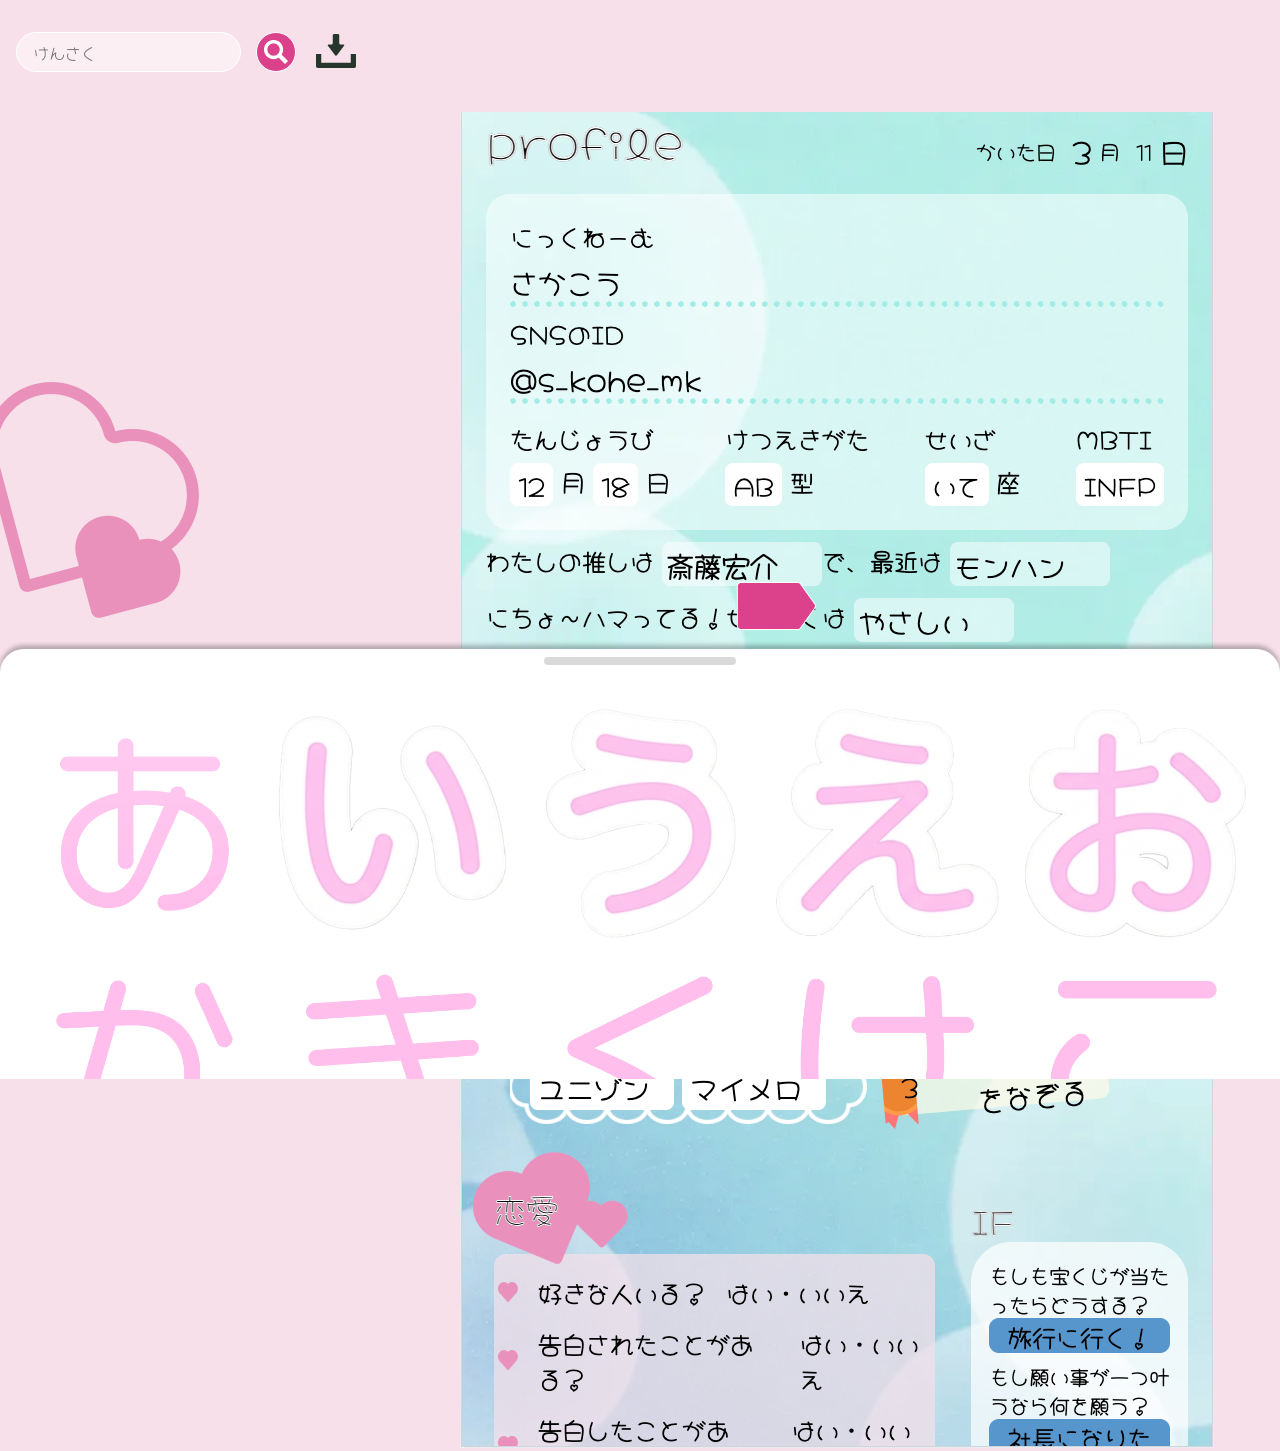
<file: index.html>
<!DOCTYPE html>
<html lang="jp">

<head>
    <meta charset="UTF-8">
    <meta name="viewport" content="width=device-width, initial-scale=1.0">
    <title>Document</title>
    <link rel="stylesheet" href="css/ress.css">
    <link rel="stylesheet" href="css/index.css">
    <link
        href="https://fonts.googleapis.com/css2?family=Hachi+Maru+Pop&family=Kaisei+Opti&family=Lato:ital,wght@0,100;0,300;0,400;0,700;0,900;1,100;1,300;1,400;1,700;1,900&family=Noto+Sans+JP:wght@300&family=Noto+Serif+JP:wght@200&family=Rampart+One&family=Rubik+80s+Fade&family=Sawarabi+Mincho&display=swap"
        rel="stylesheet">
    <script defer src="js/index.js"></script>
</head>

<body>
    <header class="header">
        <input type="text" placeholder="けんさく" id="input-search">
        <button id="search-icon"><img src="images/search.png" alt="虫眼鏡"></button>
        <button id=""><img src="images/import.png" alt="保存マーク"></button>
    </header>
    <div id="bg-heart"></div>
    <main class="main">
        <div class="userInfo">
            <img src="images/2026-03-11.png" alt="" class="img">
            <!-- <a href="profile.html"> -->
            <!-- <iframe src="profile.html" frameborder="0" class="iframe"></iframe> -->
            <!-- </a> -->
        </div>
    </main>
    <div class="bottom">
        <button id="edit">
            <a href="input-page.html" class="">編集</a>
        </button>
        <ul class="list">
            <li class="li"><button><img src="images/footerui.png" alt="前のメニュー"></button></li>
            <li class="li"><button class="footerbg"><img src="images/footerback.png" alt="前の画像"></button></li>
            <li class="li">
                <label for="star" class="star-check">
                    <input type="checkbox" id="star">
                    <img src="images/star.svg" alt="星">
                </label>
            </li>
            <li class="li"><button class="footerbg"><img src="images/footernext.png" alt="次の画像"></button></li>
            <li class="li"><button><img src="images/footerui.png" alt="次のメニュー" id="footerNext"></button></li>
        </ul>
    </div>
    <div class="footerWrap">
        <div class="footer-trigger">
            <span class="footer-border"></span>
        </div>
        <footer class="footer">
            <div class="footer-inner">
                <img src="images/jp_font_-01.png" alt="" class="stamp">
                <img src="images/jp_font_-02.png" alt="" class="stamp">
                <img src="images/jp_font_-03.png" alt="" class="stamp">
                <img src="images/jp_font_-04.png" alt="" class="stamp">
                <img src="images/jp_font_-05.png" alt="" class="stamp">
                <img src="images/jp_font_-06.png" alt="" class="stamp">
                <img src="images/jp_font_-07.png" alt="" class="stamp">
                <img src="images/jp_font_-08.png" alt="" class="stamp">
                <img src="images/jp_font_-09.png" alt="" class="stamp">
                <img src="images/jp_font_-10.png" alt="" class="stamp">
                <img src="images/jp_font_-11.png" alt="" class="stamp">
                <img src="images/jp_font_-12.png" alt="" class="stamp">
                <img src="images/jp_font_-13.png" alt="" class="stamp">
                <img src="images/jp_font_-14.png" alt="" class="stamp">
                <img src="images/jp_font_-15.png" alt="" class="stamp">
                <img src="images/jp_font_-16.png" alt="" class="stamp">
                <img src="images/jp_font_-17.png" alt="" class="stamp">
                <img src="images/jp_font_-18.png" alt="" class="stamp">
                <img src="images/jp_font_-19.png" alt="" class="stamp">
                <img src="images/jp_font_-20.png" alt="" class="stamp">
                <img src="images/jp_font_-21.png" alt="" class="stamp">
                <img src="images/jp_font_-22.png" alt="" class="stamp">
                <img src="images/jp_font_-23.png" alt="" class="stamp">
                <img src="images/jp_font_-24.png" alt="" class="stamp">
                <img src="images/jp_font_-25.png" alt="" class="stamp">
                <img src="images/jp_font_-26.png" alt="" class="stamp">
                <img src="images/jp_font_-27.png" alt="" class="stamp">
                <img src="images/jp_font_-28.png" alt="" class="stamp">
                <img src="images/jp_font_-29.png" alt="" class="stamp">
                <img src="images/jp_font_-30.png" alt="" class="stamp">
                <img src="images/jp_font_-31.png" alt="" class="stamp">
                <img src="images/jp_font_-32.png" alt="" class="stamp">
                <img src="images/jp_font_-33.png" alt="" class="stamp">
                <img src="images/jp_font_-34.png" alt="" class="stamp">
                <img src="images/jp_font_-35.png" alt="" class="stamp">
                <img src="images/jp_font_-36.png" alt="" class="stamp">
                <img src="images/jp_font_-37.png" alt="" class="stamp">
                <img src="images/jp_font_-38.png" alt="" class="stamp">
                <img src="images/jp_font_-39.png" alt="" class="stamp">
                <img src="images/jp_font_-40.png" alt="" class="stamp">
                <img src="images/jp_font_-41.png" alt="" class="stamp">
                <img src="images/jp_font_-42.png" alt="" class="stamp">
                <img src="images/jp_font_-43.png" alt="" class="stamp">
                <img src="images/jp_font_-44.png" alt="" class="stamp">
                <img src="images/jp_font_-45.png" alt="" class="stamp">
                <img src="images/jp_font_-46.png" alt="" class="stamp">
                <img src="images/jp_font_-47.png" alt="" class="stamp">
                <img src="images/jp_font_-49.png" alt="" class="stamp">
                <img src="images/jp_font_-50.png" alt="" class="stamp">
                <img src="images/jp_font_-51.png" alt="" class="stamp">
                <img src="images/jp_font_-52.png" alt="" class="stamp">
                <img src="images/seal-01.png" alt="" class="stamp">
                <img src="images/seal-02.png" alt="" class="stamp">
                <img src="images/seal-03.png" alt="" class="stamp">
                <img src="images/seal-04.png" alt="" class="stamp">
                <img src="images/seal-05.png" alt="" class="stamp">
                <img src="images/seal-06.png" alt="" class="stamp">
                <img src="images/seal-07.png" alt="" class="stamp">
                <img src="images/seal-08.png" alt="" class="stamp">
                <img src="images/seal-09.png" alt="" class="stamp">
                <img src="images/seal-10.png" alt="" class="stamp">
                <img src="images/seal-11.png" alt="" class="stamp">
                <img src="images/seal-12.png" alt="" class="stamp">
                <img src="images/seal-13.png" alt="" class="stamp">
                <img src="images/seal-14.png" alt="" class="stamp">
                <img src="images/seal-15.png" alt="" class="stamp">
                <img src="images/seal-16.png" alt="" class="stamp">
                <img src="images/seal-17.png" alt="" class="stamp">
                <img src="images/seal-18.png" alt="" class="stamp">
                <img src="images/seal-19.png" alt="" class="stamp">
                <img src="images/seal-20.png" alt="" class="stamp">
                <img src="images/seal-21.png" alt="" class="stamp">
                <img src="images/seal-22.png" alt="" class="stamp">
                <img src="images/seal-23.png" alt="" class="stamp">
                <img src="images/seal-24.png" alt="" class="stamp">
                <img src="images/seal-25.png" alt="" class="stamp">
                <img src="images/seal-26.png" alt="" class="stamp">
                <img src="images/seal-27.png" alt="" class="stamp">
                <img src="images/seal-28.png" alt="" class="stamp">
                <img src="images/seal-29.png" alt="" class="stamp">
                <img src="images/seal-30.png" alt="" class="stamp">
                <img src="images/seal-31.png" alt="" class="stamp">
                <img src="images/seal-32.png" alt="" class="stamp">
            </div>
        </footer>
    </div>
</body>

</html>
</file>
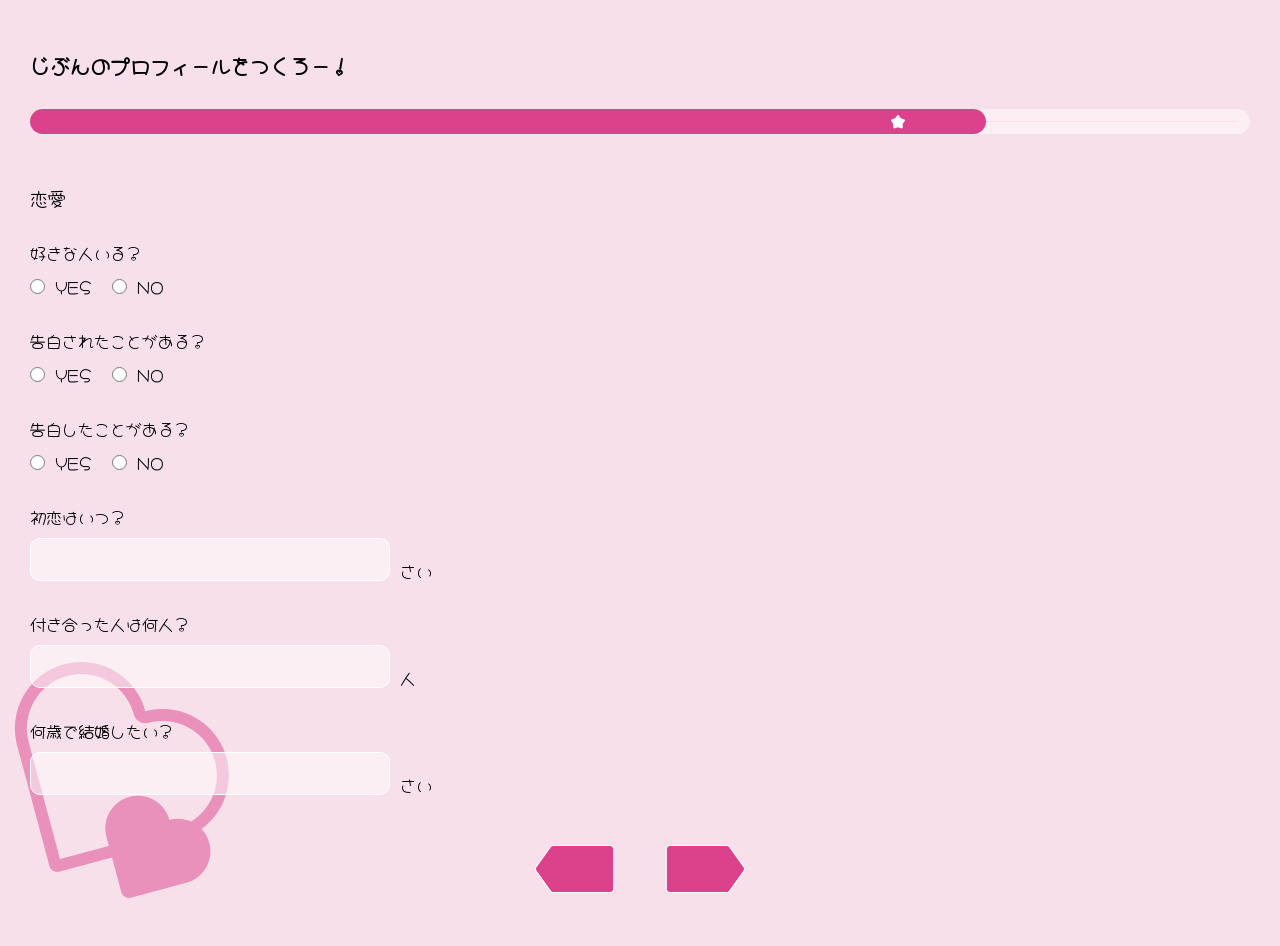
<file: inpu-page4.html>
<!DOCTYPE html>
<html lang="jp">

<head>
    <meta charset="UTF-8">
    <meta name="viewport" content="width=device-width, initial-scale=1.0">
    <title>Document</title>
    <link rel="stylesheet" href="css/ress.css">
    <link rel="stylesheet" href="css/color.css">
    <link rel="stylesheet" href="css/input-page4.css">
    <link
        href="https://fonts.googleapis.com/css2?family=Hachi+Maru+Pop&family=Kaisei+Opti&family=Lato:ital,wght@0,100;0,300;0,400;0,700;0,900;1,100;1,300;1,400;1,700;1,900&family=Noto+Sans+JP:wght@300&family=Noto+Serif+JP:wght@200&family=Rampart+One&family=Rubik+80s+Fade&family=Sawarabi+Mincho&display=swap"
        rel="stylesheet">
</head>

<body>
    <header class="header">
        <h1>じぶんのプロフィールをつくろー！</h1>
        <span id="progressWrap">
            <span id="progress">
                <span id="star"><img src="images/star.png" alt="星"></span>
            </span>
        </span>
    </header>
    <main class="main">
        <p class="title">恋愛</p>
        <p class="title">好きな人いる？</p>
        <div class="radioWrap">
            <input type="radio" id="yes1" name="choice1" class="input" value="yes">
            <label for="yes1">YES</label>
            <input type="radio" id="no1" name="choice1" class="input" value="no">
            <label for="no1">NO</label>
        </div>
        <p class="title">告白されたことがある？</p>
        <div class="radioWrap">
            <input type="radio" id="yes2" name="choice2" class="input" value="yes">
            <label for="yes2">YES</label>
            <input type="radio" id="no2" name="choice2" class="input" value="no">
            <label for="no2">NO</label>
        </div>
        <p class="title">告白したことがある？</p>
        <div class="radioWrap">
            <input type="radio" id="yes3" name="choice3" class="input" value="yes">
            <label for="yes3">YES</label>
            <input type="radio" id="no3" name="choice3" class="input" value="no">
            <label for="no3">NO</label>
        </div>
        <p class="title">初恋はいつ？</p>
        <div class="content">
            <input class="text-input" type="number">
            <p class="title">さい</p>
        </div>
        <p class="title">付き合った人は何人？</p>
        <div class="content">
            <input class="text-input" type="number">
            <p class="title">人</p>
        </div>
        <p class="title">何歳で結婚したい？</p>
        <div class="content">
            <input class="text-input" type="number">
            <p class="title">さい</p>
        </div>
    </main>
    <footer class="footer">
        <button><img src="images/footerui.png" alt="戻るボタン" id="backBtn"></button>
        <button><img src="images/footerui.png" alt="次へボタン" id="nextBtn"></button>
    </footer>
</body>
</file>
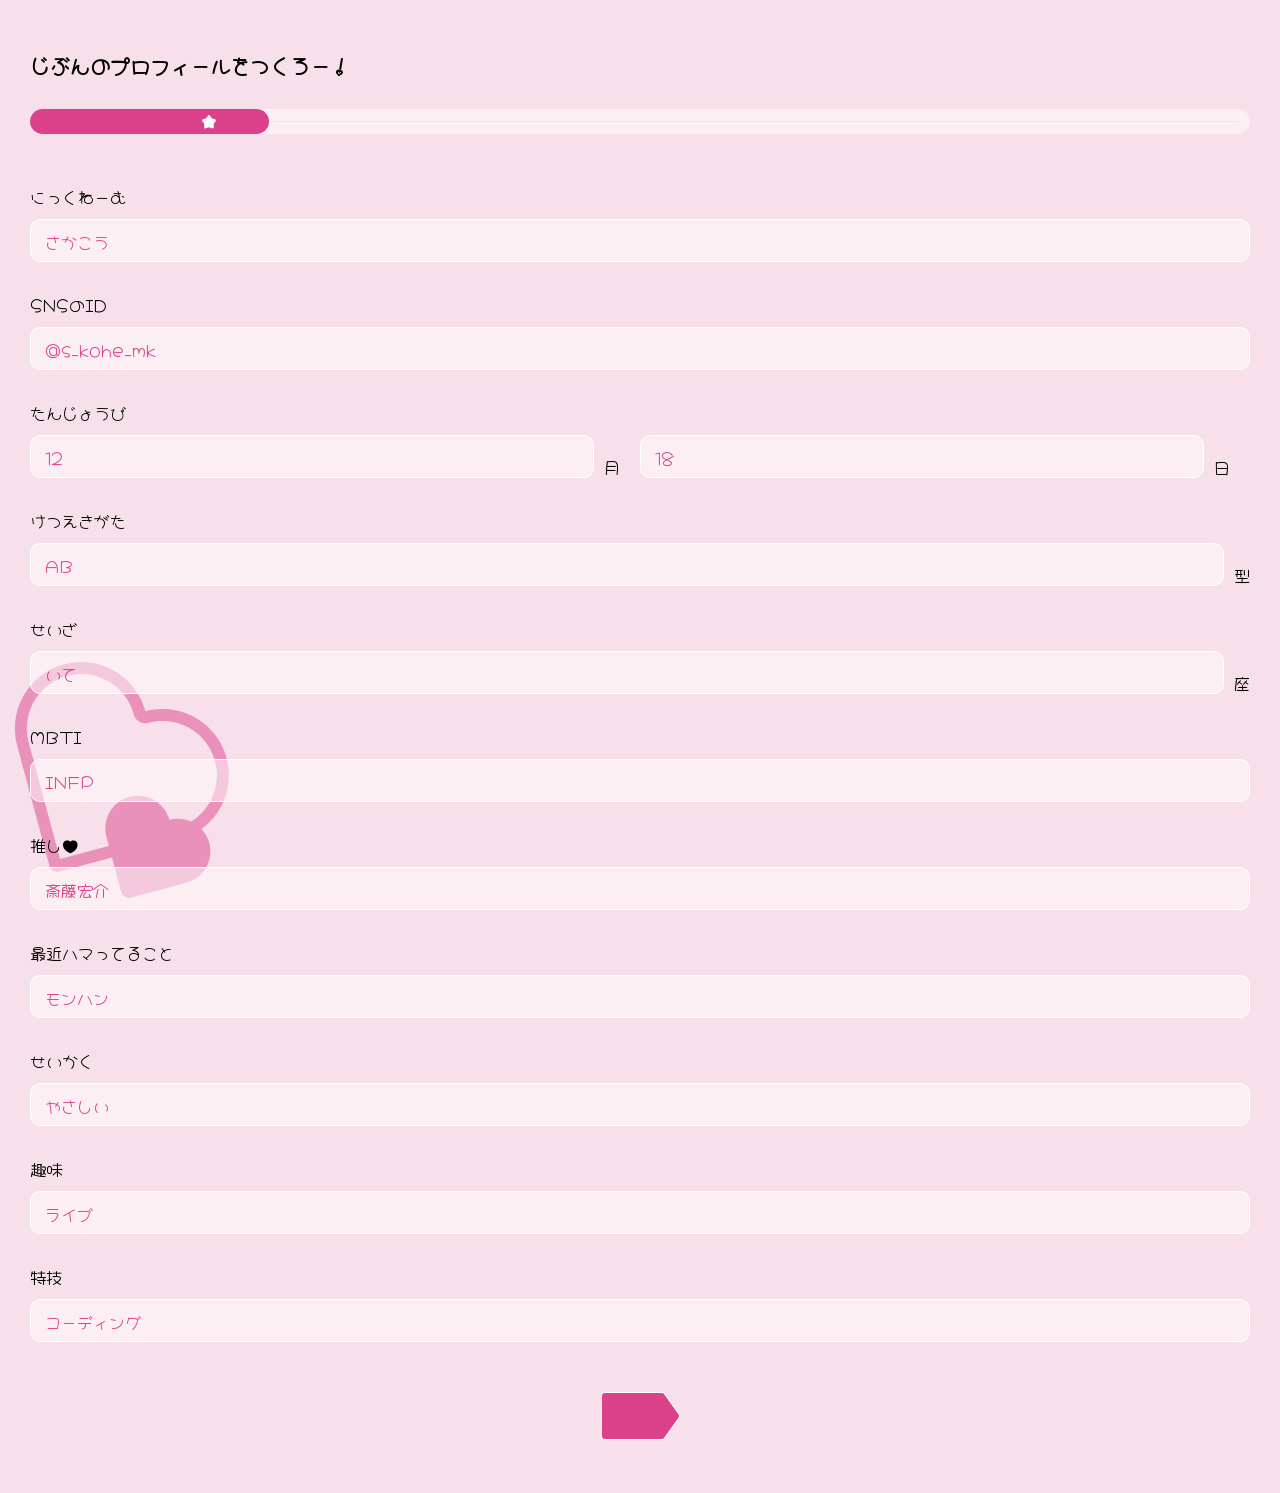
<file: input-page.html>
<!DOCTYPE html>
<html lang="jp">

<head>
    <meta charset="UTF-8">
    <meta name="viewport" content="width=device-width, initial-scale=1.0">
    <title>Document</title>
    <link rel="stylesheet" href="css/ress.css">
    <link rel="stylesheet" href="css/color.css">
    <link rel="stylesheet" href="css/input-page.css">
    <link
        href="https://fonts.googleapis.com/css2?family=Hachi+Maru+Pop&family=Kaisei+Opti&family=Lato:ital,wght@0,100;0,300;0,400;0,700;0,900;1,100;1,300;1,400;1,700;1,900&family=Noto+Sans+JP:wght@300&family=Noto+Serif+JP:wght@200&family=Rampart+One&family=Rubik+80s+Fade&family=Sawarabi+Mincho&display=swap"
        rel="stylesheet">
    <script defer src="js/input-page.js"></script>
</head>

<body>
    <header class="header">
        <h1>じぶんのプロフィールをつくろー！</h1>
        <span id="progressWrap">
            <span id="progress">
                <span id="star"><img src="images/star.png" alt="星"></span>
            </span>
        </span>
    </header>
    <main class="main">
        <p class="title">にっくねーむ</p>
        <input name="name" class="input" type="text" value="さかこう">
        <p class="title">SNSのID</p>
        <input name="sns" class="input" type="text" value="@s_kohe_mk">
        <p class="title">たんじょうび</p>
        <div class="birthday">
            <input name="month" class="input" type="number" value="12">
            <p class="title">月</p>
            <input name="day" class="input" type="number" value="18">
            <p class="title">日</p>
        </div>
        <p class="title">けつえきがた</p>
        <div class="blood">
            <input name="blood" class="input" type="text" value="AB">
            <p class="title">型</p>
        </div>
        <p class="title">せいざ</p>
        <div class="constellation">
            <input name="constellation" class="input" type="text" value="いて">
            <p class="title">座</p>
        </div>
        <p class="title">MBTI</p>
        <input name="mbti" class="input" type="text" value="INFP">
        <p class="title">推し♥</p>
        <input name="favorite" class="input" type="text" value="斎藤宏介">
        <p class="title">最近ハマってること</p>
        <input name="like" class="input" type="text" value="モンハン">
        <p class="title">せいかく</p>
        <input name="character" class="input" type="text" value="やさしい">
        <p class="title">趣味</p>
        <input name="hobby" class="input" type="text" value="ライブ">
        <p class="title">特技</p>
        <input name="skill" class="input" type="text" value="コーディング">
    </main>
    <footer class="footer">
        <a href="input-page2.html"><img src="images/footerui.png" alt="つぎへボタン" id="nextBtn"></a>
    </footer>
</body>

</html>
</file>
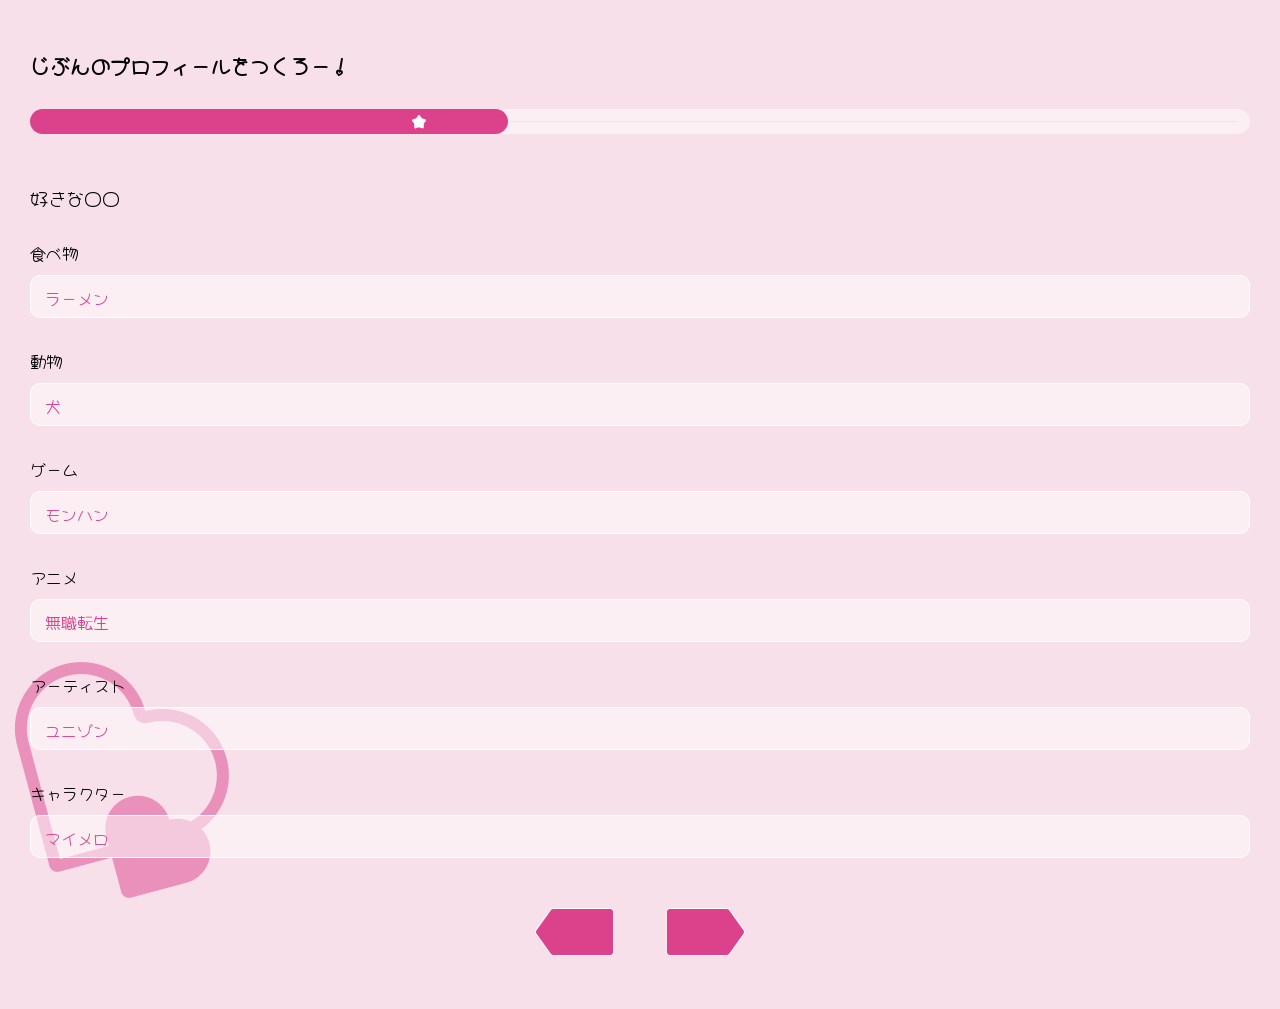
<file: input-page2.html>
<!DOCTYPE html>
<html lang="jp">

<head>
    <meta charset="UTF-8">
    <meta name="viewport" content="width=device-width, initial-scale=1.0">
    <title>Document</title>
    <link rel="stylesheet" href="css/ress.css">
    <link rel="stylesheet" href="css/color.css">
    <link rel="stylesheet" href="css/input-page2.css">
    <link
        href="https://fonts.googleapis.com/css2?family=Hachi+Maru+Pop&family=Kaisei+Opti&family=Lato:ital,wght@0,100;0,300;0,400;0,700;0,900;1,100;1,300;1,400;1,700;1,900&family=Noto+Sans+JP:wght@300&family=Noto+Serif+JP:wght@200&family=Rampart+One&family=Rubik+80s+Fade&family=Sawarabi+Mincho&display=swap"
        rel="stylesheet">
</head>

<body>
    <header class="header">
        <h1>じぶんのプロフィールをつくろー！</h1>
        <span id="progressWrap">
            <span id="progress">
                <span id="star"><img src="images/star.png" alt="星"></span>
            </span>
        </span>
    </header>
    <main class="main">
        <p class="title">好きな◯◯</p>
        <p class="title">食べ物</p>
        <input type="text" class="input" value="ラーメン">
        <p class="title">動物</p>
        <input type="text" class="input" value="犬">
        <p class="title">ゲーム</p>
        <input type="text" class="input" value="モンハン">
        <p class="title">アニメ</p>
        <input type="text" class="input" value="無職転生">
        <p class="title">アーティスト</p>
        <input type="text" class="input" value="ユニゾン">
        <p class="title">キャラクター</p>
        <input type="text" class="input" value="マイメロ">
    </main>
    <footer class="footer">
        <a href="input-page.html"><img src="images/footerui.png" alt="戻るボタン" id="backBtn"></a>
        <a href="input-page3.html"><img src="images/footerui.png" alt="次へボタン" id="nextBtn"></a>
    </footer>
</body>
</file>
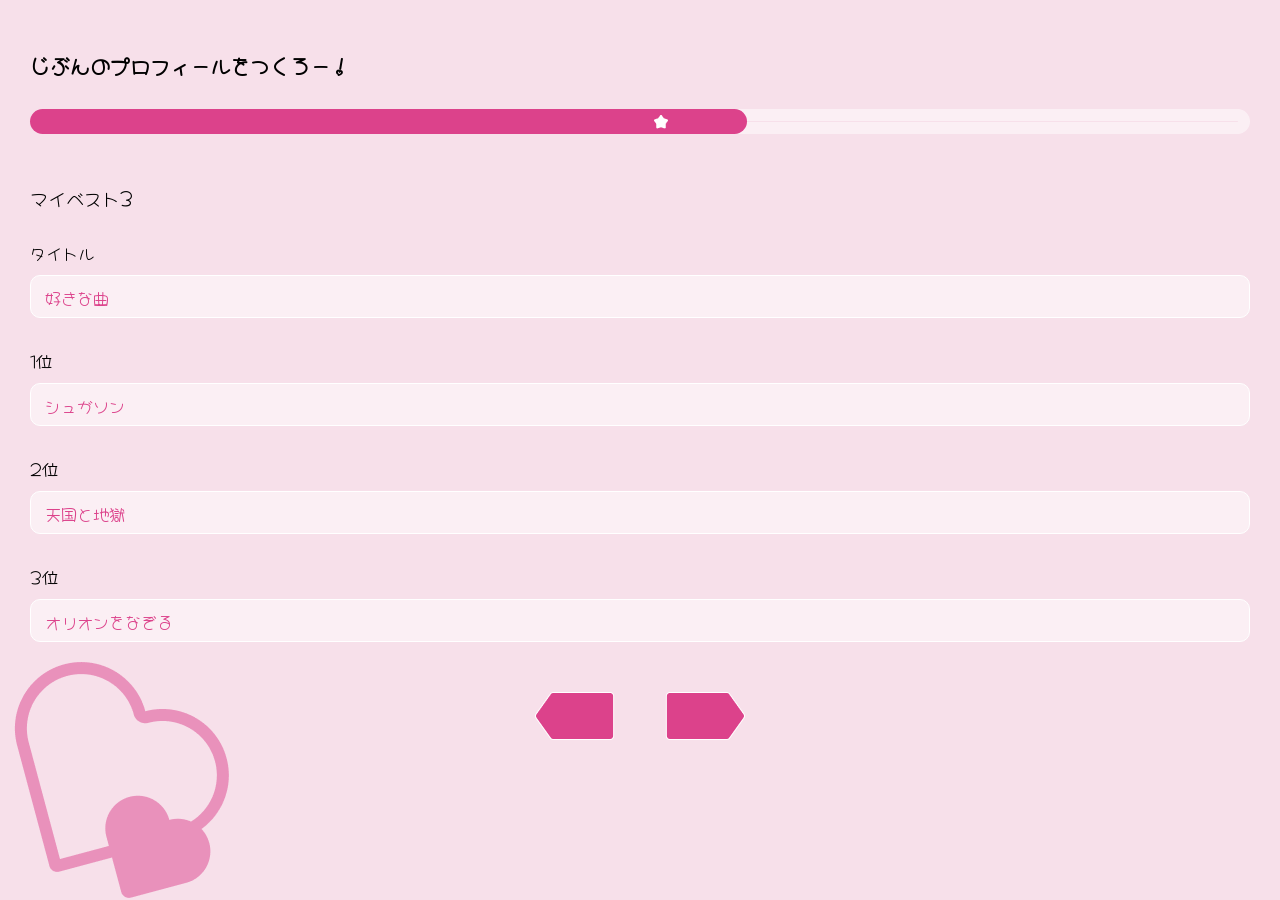
<file: input-page3.html>
<!DOCTYPE html>
<html lang="jp">

<head>
    <meta charset="UTF-8">
    <meta name="viewport" content="width=device-width, initial-scale=1.0">
    <title>Document</title>
    <link rel="stylesheet" href="css/ress.css">
    <link rel="stylesheet" href="css/color.css">
    <link rel="stylesheet" href="css/input-page3.css">
    <link
        href="https://fonts.googleapis.com/css2?family=Hachi+Maru+Pop&family=Kaisei+Opti&family=Lato:ital,wght@0,100;0,300;0,400;0,700;0,900;1,100;1,300;1,400;1,700;1,900&family=Noto+Sans+JP:wght@300&family=Noto+Serif+JP:wght@200&family=Rampart+One&family=Rubik+80s+Fade&family=Sawarabi+Mincho&display=swap"
        rel="stylesheet">
</head>

<body>
    <header class="header">
        <h1>じぶんのプロフィールをつくろー！</h1>
        <span id="progressWrap">
            <span id="progress">
                <span id="star"><img src="images/star.png" alt="星"></span>
            </span>
        </span>
    </header>
    <main class="main">
        <p class="title">マイベスト3</p>
        <p class="title">タイトル</p>
        <input type="text" class="input" value="好きな曲">
        <p class="title">1位</p>
        <input type="text" class="input" value="シュガソン">
        <p class="title">2位</p>
        <input type="text" class="input" value="天国と地獄">
        <p class="title">3位</p>
        <input type="text" class="input" value="オリオンをなぞる">
    </main>
    <footer class="footer">
        <a href="input-page2.html"><img src="images/footerui.png" alt="戻るボタン" id="backBtn"></a>
        <a href="input-page4.html"><img src="images/footerui.png" alt="次へボタン" id="nextBtn"></a>
    </footer>
</body>
</file>
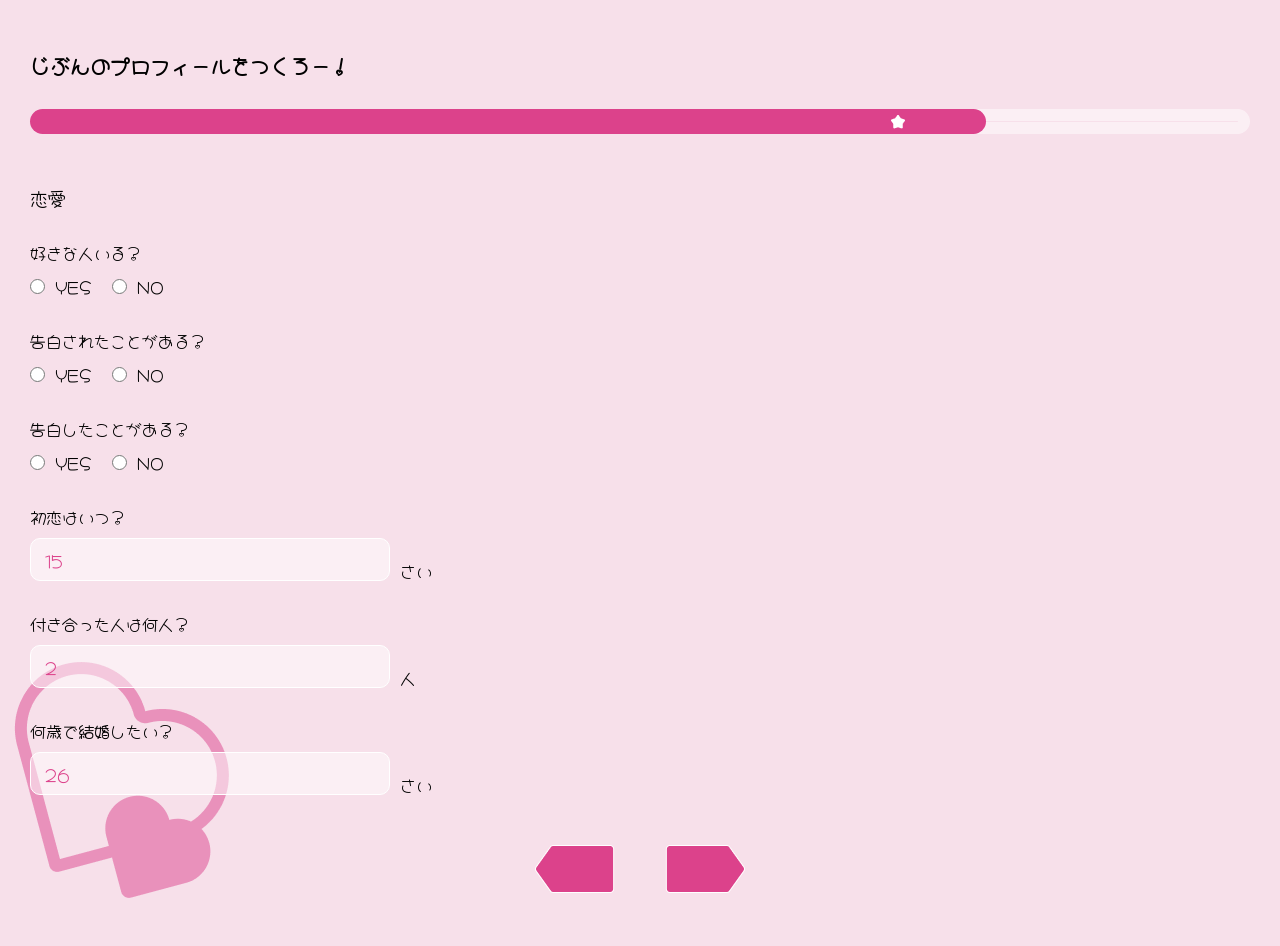
<file: input-page4.html>
<!DOCTYPE html>
<html lang="jp">

<head>
    <meta charset="UTF-8">
    <meta name="viewport" content="width=device-width, initial-scale=1.0">
    <title>Document</title>
    <link rel="stylesheet" href="css/ress.css">
    <link rel="stylesheet" href="css/color.css">
    <link rel="stylesheet" href="css/input-page4.css">
    <link
        href="https://fonts.googleapis.com/css2?family=Hachi+Maru+Pop&family=Kaisei+Opti&family=Lato:ital,wght@0,100;0,300;0,400;0,700;0,900;1,100;1,300;1,400;1,700;1,900&family=Noto+Sans+JP:wght@300&family=Noto+Serif+JP:wght@200&family=Rampart+One&family=Rubik+80s+Fade&family=Sawarabi+Mincho&display=swap"
        rel="stylesheet">
</head>

<body>
    <header class="header">
        <h1>じぶんのプロフィールをつくろー！</h1>
        <span id="progressWrap">
            <span id="progress">
                <span id="star"><img src="images/star.png" alt="星"></span>
            </span>
        </span>
    </header>
    <main class="main">
        <p class="title">恋愛</p>
        <p class="title">好きな人いる？</p>
        <div class="radioWrap">
            <input type="radio" id="yes1" name="choice1" class="input" value="yes">
            <label for="yes1">YES</label>
            <input type="radio" id="no1" name="choice1" class="input" value="no">
            <label for="no1">NO</label>
        </div>
        <p class="title">告白されたことがある？</p>
        <div class="radioWrap">
            <input type="radio" id="yes2" name="choice2" class="input" value="yes">
            <label for="yes2">YES</label>
            <input type="radio" id="no2" name="choice2" class="input" value="no">
            <label for="no2">NO</label>
        </div>
        <p class="title">告白したことがある？</p>
        <div class="radioWrap">
            <input type="radio" id="yes3" name="choice3" class="input" value="yes">
            <label for="yes3">YES</label>
            <input type="radio" id="no3" name="choice3" class="input" value="no">
            <label for="no3">NO</label>
        </div>
        <p class="title">初恋はいつ？</p>
        <div class="content">
            <input class="text-input" type="number" value="15">
            <p class="title">さい</p>
        </div>
        <p class="title">付き合った人は何人？</p>
        <div class="content">
            <input class="text-input" type="number" value="2">
            <p class="title">人</p>
        </div>
        <p class="title">何歳で結婚したい？</p>
        <div class="content">
            <input class="text-input" type="number" value="26">
            <p class="title">さい</p>
        </div>
    </main>
    <footer class="footer">
        <a href="input-page3.html"><img src="images/footerui.png" alt="戻るボタン" id="backBtn"></a>
        <a href="input-page5.html"><img src="images/footerui.png" alt="次へボタン" id="nextBtn"></a>
    </footer>
</body>
</file>
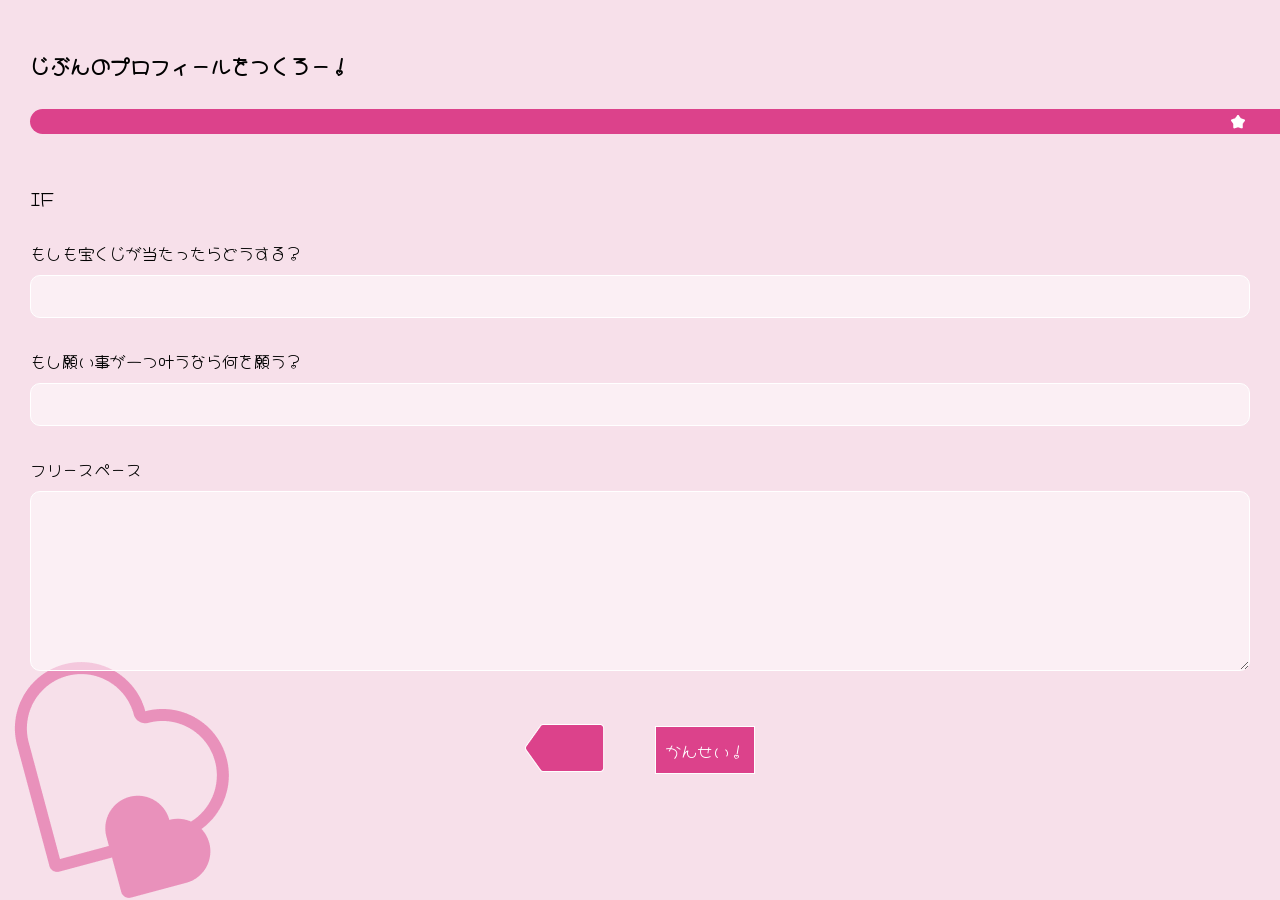
<file: input-page5.html>
<!DOCTYPE html>
<html lang="jp">

<head>
    <meta charset="UTF-8">
    <meta name="viewport" content="width=device-width, initial-scale=1.0">
    <title>Document</title>
    <link rel="stylesheet" href="css/ress.css">
    <link rel="stylesheet" href="css/color.css">
    <link rel="stylesheet" href="css/input-page5.css">
    <link
        href="https://fonts.googleapis.com/css2?family=Hachi+Maru+Pop&family=Kaisei+Opti&family=Lato:ital,wght@0,100;0,300;0,400;0,700;0,900;1,100;1,300;1,400;1,700;1,900&family=Noto+Sans+JP:wght@300&family=Noto+Serif+JP:wght@200&family=Rampart+One&family=Rubik+80s+Fade&family=Sawarabi+Mincho&display=swap"
        rel="stylesheet">
</head>

<body>
    <header class="header">
        <h1>じぶんのプロフィールをつくろー！</h1>
        <span id="progressWrap">
            <span id="progress">
                <span id="star"><img src="images/star.png" alt="星"></span>
            </span>
        </span>
    </header>
    <main class="main">
        <p class="title">IF</p>
        <p class="title">もしも宝くじが当たったらどうする？</p>
        <input type="text" class="input">
        <p class="title">もし願い事が一つ叶うなら何を願う？</p>
        <input type="text" class="input">
        <p class="title">フリースペース</p>
        <textarea class="input"></textarea>
    </main>
    <footer class="footer">
        <a href="input-page4.html"><img src="images/footerui.png" alt="戻るボタン" id="backBtn"></a>
        <a href="index.html" id="finishBtn">
            <p>かんせい！</p>
        </a>
    </footer>
</body>
</file>
<file: css/ress.css>
/* resset.dev • v5.0.2 */

/* # =================================================================
   # Global selectors
   # ================================================================= */

html {
  box-sizing: border-box;
  -webkit-text-size-adjust: 100%; /* Prevent adjustments of font size after orientation changes in iOS */
  word-break: normal;
  -moz-tab-size: 4;
  tab-size: 4;
}

*,
::before,
::after {
  background-repeat: no-repeat; /* Set `background-repeat: no-repeat` to all elements and pseudo elements */
  box-sizing: inherit;
}

::before,
::after {
  text-decoration: inherit; /* Inherit text-decoration and vertical align to ::before and ::after pseudo elements */
  vertical-align: inherit;
}

* {
  padding: 0; /* Reset `padding` and `margin` of all elements */
  margin: 0;
}

/* # =================================================================
   # General elements
   # ================================================================= */

hr {
  overflow: visible; /* Show the overflow in Edge and IE */
  height: 0; /* Add the correct box sizing in Firefox */
  color: inherit; /* Correct border color in Firefox. */
}

details,
main {
  display: block; /* Render the `main` element consistently in IE. */
}

summary {
  display: list-item; /* Add the correct display in all browsers */
}

small {
  font-size: 80%; /* Set font-size to 80% in `small` elements */
}

[hidden] {
  display: none; /* Add the correct display in IE */
}

abbr[title] {
  border-bottom: none; /* Remove the bottom border in Chrome 57 */
  /* Add the correct text decoration in Chrome, Edge, IE, Opera, and Safari */
  text-decoration: underline;
  text-decoration: underline dotted;
}

a {
  background-color: transparent; /* Remove the gray background on active links in IE 10 */
}

a:active,
a:hover {
  outline-width: 0; /* Remove the outline when hovering in all browsers */
}

code,
kbd,
pre,
samp {
  font-family: monospace, monospace; /* Specify the font family of code elements */
}

pre {
  font-size: 1em; /* Correct the odd `em` font sizing in all browsers */
}

b,
strong {
  font-weight: bolder; /* Add the correct font weight in Chrome, Edge, and Safari */
}

/* https://gist.github.com/unruthless/413930 */
sub,
sup {
  font-size: 75%;
  line-height: 0;
  position: relative;
  vertical-align: baseline;
}

sub {
  bottom: -0.25em;
}

sup {
  top: -0.5em;
}

table {
  border-color: inherit; /* Correct border color in all Chrome, Edge, and Safari. */
  text-indent: 0; /* Remove text indentation in Chrome, Edge, and Safari */
}

iframe {
  border-style: none;
}

/* # =================================================================
   # Forms
   # ================================================================= */

input {
  border-radius: 0;
}

[type='number']::-webkit-inner-spin-button,
[type='number']::-webkit-outer-spin-button {
  height: auto; /* Correct the cursor style of increment and decrement buttons in Chrome */
}

[type='search'] {
  -webkit-appearance: textfield; /* Correct the odd appearance in Chrome and Safari */
  outline-offset: -2px; /* Correct the outline style in Safari */
}

[type='search']::-webkit-search-decoration {
  -webkit-appearance: none; /* Remove the inner padding in Chrome and Safari on macOS */
}

textarea {
  overflow: auto; /* Internet Explorer 11+ */
  resize: vertical; /* Specify textarea resizability */
}

button,
input,
optgroup,
select,
textarea {
  font: inherit; /* Specify font inheritance of form elements */
}

optgroup {
  font-weight: bold; /* Restore the font weight unset by the previous rule */
}

button {
  overflow: visible; /* Address `overflow` set to `hidden` in IE 8/9/10/11 */
}

button,
select {
  text-transform: none; /* Firefox 40+, Internet Explorer 11- */
}

/* Apply cursor pointer to button elements */
button,
[type='button'],
[type='reset'],
[type='submit'],
[role='button'] {
  cursor: pointer;
}

/* Remove inner padding and border in Firefox 4+ */
button::-moz-focus-inner,
[type='button']::-moz-focus-inner,
[type='reset']::-moz-focus-inner,
[type='submit']::-moz-focus-inner {
  border-style: none;
  padding: 0;
}

/* Replace focus style removed in the border reset above */
button:-moz-focusring,
[type='button']::-moz-focus-inner,
[type='reset']::-moz-focus-inner,
[type='submit']::-moz-focus-inner {
  outline: 1px dotted ButtonText;
}

button,
html [type='button'], /* Prevent a WebKit bug where (2) destroys native `audio` and `video`controls in Android 4 */
[type='reset'],
[type='submit'] {
  -webkit-appearance: button; /* Correct the inability to style clickable types in iOS */
}

/* Remove the default button styling in all browsers */
button,
input,
select,
textarea {
  background-color: transparent;
  border-style: none;
}

a:focus,
button:focus,
input:focus,
select:focus,
textarea:focus {
  outline-width: 0;
}

/* Style select like a standard input */
select {
  -moz-appearance: none; /* Firefox 36+ */
  -webkit-appearance: none; /* Chrome 41+ */
}

select::-ms-expand {
  display: none; /* Internet Explorer 11+ */
}

select::-ms-value {
  color: currentColor; /* Internet Explorer 11+ */
}

legend {
  border: 0; /* Correct `color` not being inherited in IE 8/9/10/11 */
  color: inherit; /* Correct the color inheritance from `fieldset` elements in IE */
  display: table; /* Correct the text wrapping in Edge and IE */
  max-width: 100%; /* Correct the text wrapping in Edge and IE */
  white-space: normal; /* Correct the text wrapping in Edge and IE */
  max-width: 100%; /* Correct the text wrapping in Edge 18- and IE */
}

::-webkit-file-upload-button {
  /* Correct the inability to style clickable types in iOS and Safari */
  -webkit-appearance: button;
  color: inherit;
  font: inherit; /* Change font properties to `inherit` in Chrome and Safari */
}

/* Replace pointer cursor in disabled elements */
[disabled] {
  cursor: default;
}

/* # =================================================================
   # Specify media element style
   # ================================================================= */

img {
  border-style: none; /* Remove border when inside `a` element in IE 8/9/10 */
}

/* Add the correct vertical alignment in Chrome, Firefox, and Opera */
progress {
  vertical-align: baseline;
}

/* # =================================================================
   # Accessibility
   # ================================================================= */

/* Specify the progress cursor of updating elements */
[aria-busy='true'] {
  cursor: progress;
}

/* Specify the pointer cursor of trigger elements */
[aria-controls] {
  cursor: pointer;
}

/* Specify the unstyled cursor of disabled, not-editable, or otherwise inoperable elements */
[aria-disabled='true'] {
  cursor: default;
}
</file>
<file: css/index.css>
@import url(color.css);

html {
    font-size: 62.5%;
}

body {
    position: relative;
    z-index: 1;
    background-color: var(--bg-color);
    font-family: "Hachi Maru Pop", cursive;
    font-weight: 400;
    font-style: normal;
    background-image: url(../images/bg-heart.png);
    background-position-y: 350px;
    background-position-x: -30px;
    overflow: hidden;
}

#bg-heart {
    position: absolute;
    width: 100%;
    left: -20px;
}

.header {
    margin-top: 48px;
    display: flex;
    align-items: center;
    margin: 32px 32px 40px 16px;

    #input-search {
        width: 225px;
        height: 40px;
        background-color: rgba(255, 255, 255, 0.5);
        border: 1px solid #fff;
        border-radius: 20px;
        padding-left: 16px;
        font-size: 1.6rem;
        color: #000;
        margin-right: 15px
    }

    #search-icon {
        display: flex;
        justify-content: center;
        align-items: center;
        width: 40px;
        height: 40px;
        margin-right: 20px;
        background-color: var(--accent-color);
        border: 1px solid #fff;
        border-radius: 100%;
    }
}

.main {
    display: flex;
    justify-content: center;
    text-align: center;
    margin-bottom: 22px;

    .userInfo {
        width: 360px;
        height: 380px;
        background-color: rgba(255, 255, 255, 0.5);
        position: relative;

    }
}

.bottom {
    display: flex;
    flex-direction: column;
    align-items: center;
    gap: 8px;
    margin: 16px 0;

    #edit {
        width: 80px;
        height: 48px;
        font-size: 1.6rem;
        color: #fff;
        margin-bottom: 12px;
        border: 1px solid #fff;
        border-radius: 4px;
        background-color: var(--accent-color);
    }

    .list {
        display: flex;
        align-items: center;
        justify-content: center;
        gap: 12px;
        list-style-type: none;

        .footerbg {
            display: flex;
            justify-content: center;
            align-items: center;
            width: 48px;
            height: 48px;
            background-color: var(--accent-color);
            border-radius: 100%;
        }

        #star {
            display: none;
        }

        .star-check {
            display: flex;
            justify-content: center;
            align-items: center;
            width: 48px;
            height: 48px;
            background-color: var(--accent-color);
            border-radius: 100%;

        }

        .star-check #star:checked+img {
            filter: brightness(0) saturate(100%) invert(95%) sepia(88%) saturate(7490%) hue-rotate(338deg) brightness(114%) contrast(86%);
        }

        #footerNext {
            transform: scale(-1, 1);
        }
    }
}

.footer-trigger {
    position: relative;
    top: 0;
    height: 60px;
    width: 100%;
    background-color: #fff;
    border-radius: 24px 24px 0 0;
    box-shadow: 0 -4px 4px rgba(0, 0, 0, 0.25);

    .footer-border {
        position: absolute;
        top: 8px;
        left: 42.5%;
        width: 15%;
        height: 8px;
        background-color: #d9d9d9;
        border-radius: 4px;
    }
}

.footer {
    position: absolute;
    background-color: #fff;

    .footer-inner {
        display: flex;
        height: 370px;
        justify-content: space-between;
        flex-wrap: wrap;
        gap: 10px;
        margin: 0 30px;
        overflow: scroll;

        img {
            width: calc(20% - 15px);
            cursor: pointer;
        }
    }
}

.footerWrap {
    position: relative;
    height: 600px;
    z-index: 10;
    padding-top: 60px;
    transform: translateY(-60px);
    transition: 0.4s ease-in-out;
}

.footerWrap.translate {
    transform: translateY(-420px);
}
</file>
<file: css/color.css>
:root {
    --bg-color: #F7E0EA;
    --text-color: #27362D;
    --accent-color: #DC428B;
    --textBg-color: rgba(255, 255, 255, 0.5);
}
</file>
<file: css/input-page4.css>
html {
    font-size: 62.5%;
}

body {
    background-color: var(--bg-color);
    font-family: "Hachi Maru Pop", cursive;
    font-weight: 400;
    font-style: normal;
    /* background-image: url(../images/bg-heart.png); */
    background-position-y: 400px;
    background-position-x: -30px;
    background-image: url(../images/bg-heart.png);
    background-position: left bottom;
    background-attachment: fixed;
    margin: 0 30px;
}

.header {
    width: 100%;
    margin: 50px 0;

    h1 {
        font-size: 2rem;
        margin-bottom: 30px;
    }

    #progressWrap {
        position: relative;
        display: block;
        height: 25px;
        width: 100%;
        border: 12.5px solid rgba(255, 255, 255, 0.5);
        border-radius: 20px;

        #progress {
            position: absolute;
            left: -12.5px;
            top: -12.5px;
            width: 80%;
            height: 25px;
            display: block;
            background-color: var(--accent-color);
            border-radius: 20px;

            #star {
                position: absolute;
                top: 6px;
                left: 90%;
            }
        }
    }
}

.main {
    .title {
        font-size: 1.6rem;
        margin-bottom: 10px;

        &:nth-child(1) {
            font-size: 1.8rem;
            margin-bottom: 30px;
        }
    }

    .radioWrap {
        display: flex;
        align-items: center;
        margin: 10px 0 30px 0;
        font-size: 1.6rem;


        .input {
            width: 15px;
            height: 15px;
            color: var(--accent-color);
            border: 1px solid #fff;
            font-size: 1.6rem;
            background-color: rgba(255, 255, 255, 0.5);
            border-radius: 10px;
            padding: 1.4rem;
            margin-right: 10px;
        }

        label {
            margin-right: 20px;
        }
    }

    .content {
        display: flex;
        align-items: center;

        .text-input {
            height: 43px;
            border: 1px solid #fff;
            font-size: 1.6rem;
            background-color: rgba(255, 255, 255, 0.5);
            border-radius: 10px;
            padding: 1.4rem;
            margin-bottom: 30px;
            margin-right: 10px;
            color: var(--accent-color);
        }
    }
}

.footer {
    display: flex;
    justify-content: center;
    gap: 50px;
    margin-top: 20px;
    margin-bottom: 50px;

    #nextBtn {
        transform: scale(-1, 1);
    }
}
</file>
<file: css/input-page.css>
html {
    font-size: 62.5%;
}

body {
    background-color: var(--bg-color);
    font-family: "Hachi Maru Pop", cursive;
    font-weight: 400;
    font-style: normal;
    /* background-position-y: 425px; */
    /* background-position-x: -30px; */
    background-image: url(../images/bg-heart.png);
    background-position: left bottom;
    background-attachment: fixed;
    /* bottom: 0;
    left: 0; */
    margin: 0 30px;
}

.header {
    width: 100%;
    margin: 50px 0;

    h1 {
        font-size: 2rem;
        margin-bottom: 30px;
    }

    #progressWrap {
        position: relative;
        display: block;
        height: 25px;
        width: 100%;
        border: 12.5px solid rgba(255, 255, 255, 0.5);
        border-radius: 20px;

        #progress {
            position: absolute;
            left: -12.5px;
            top: -12.5px;
            width: 20%;
            height: 25px;
            display: block;
            background-color: var(--accent-color);
            border-radius: 20px;

            #star {
                position: absolute;
                top: 6px;
                left: 72%;
            }
        }
    }
}

.main {
    .title {
        font-size: 1.6rem;
        margin-bottom: 11px;
    }

    .input {
        width: 100%;
        height: 43px;
        border: 1px solid #fff;
        color: var(--accent-color);
        font-size: 1.6rem;
        background-color: rgba(255, 255, 255, 0.5);
        border-radius: 10px;
        padding: 1.4rem;
        margin-bottom: 30px;
        margin-right: 10px;
    }

    .birthday {
        display: flex;
        align-items: center;

        .title {
            margin-right: 20px;
        }
    }

    .blood {
        display: flex;
        align-items: center;
    }

    .constellation {
        align-items: center;
        display: flex;
    }

    .input {
        width: 100%;
    }
}

.footer {
    text-align: center;
    margin-top: 20px;
    margin-bottom: 50px;

    #nextBtn {
        transform: scale(-1, 1);
    }
}
</file>
<file: css/input-page2.css>
html {
    font-size: 62.5%;
}

body {
    background-color: var(--bg-color);
    font-family: "Hachi Maru Pop", cursive;
    font-weight: 400;
    font-style: normal;
    /* background-image: url(../images/bg-heart.png); */
    /* background-position-y: 400px;
    background-position-x: -30px; */
    background-image: url(../images/bg-heart.png);
    background-position: left bottom;
    background-attachment: fixed;
    margin: 0 30px;
}

.header {
    width: 100%;
    margin: 50px 0;

    h1 {
        font-size: 2rem;
        margin-bottom: 30px;
    }

    #progressWrap {
        position: relative;
        display: block;
        height: 25px;
        width: 100%;
        border: 12.5px solid rgba(255, 255, 255, 0.5);
        border-radius: 20px;

        #progress {
            position: absolute;
            left: -12.5px;
            top: -12.5px;
            width: 40%;
            height: 25px;
            display: block;
            background-color: var(--accent-color);
            border-radius: 20px;

            #star {
                position: absolute;
                top: 6px;
                left: 80%;
            }
        }
    }
}

.main {
    .title {
        font-size: 1.6rem;
        margin-bottom: 11px;

        &:nth-child(1) {
            font-size: 1.8rem;
            margin-bottom: 30px;
        }
    }

    .input {
        width: 100%;
        height: 43px;
        color: var(--accent-color);
        border: 1px solid #fff;
        font-size: 1.6rem;
        background-color: rgba(255, 255, 255, 0.5);
        border-radius: 10px;
        padding: 1.4rem;
        margin-bottom: 30px;
        margin-right: 10px;
    }
}

.footer {
    display: flex;
    justify-content: center;
    gap: 50px;
    margin-top: 20px;
    margin-bottom: 50px;

    #nextBtn {
        transform: scale(-1, 1);
    }
}
</file>
<file: css/input-page3.css>
html {
    font-size: 62.5%;
}

body {
    background-color: var(--bg-color);
    font-family: "Hachi Maru Pop", cursive;
    font-weight: 400;
    font-style: normal;
    /* background-image: url(../images/bg-heart.png);
    background-position-y: 400px;
    background-position-x: -30px; */
    background-image: url(../images/bg-heart.png);
    background-position: left bottom;
    background-attachment: fixed;
    margin: 0 30px;
}

.header {
    width: 100%;
    margin: 50px 0;

    h1 {
        font-size: 2rem;
        margin-bottom: 30px;
    }

    #progressWrap {
        position: relative;
        display: block;
        height: 25px;
        width: 100%;
        border: 12.5px solid rgba(255, 255, 255, 0.5);
        border-radius: 20px;

        #progress {
            position: absolute;
            left: -12.5px;
            top: -12.5px;
            width: 60%;
            height: 25px;
            display: block;
            background-color: var(--accent-color);
            border-radius: 20px;

            #star {
                position: absolute;
                top: 6px;
                left: 87%;
            }
        }
    }
}

.main {
    .title {
        font-size: 1.6rem;
        margin-bottom: 11px;

        &:nth-child(1) {
            font-size: 1.8rem;
            margin-bottom: 30px;
        }
    }

    .input {
        width: 100%;
        height: 43px;
        color: var(--accent-color);
        border: 1px solid #fff;
        font-size: 1.6rem;
        background-color: rgba(255, 255, 255, 0.5);
        border-radius: 10px;
        padding: 1.4rem;
        margin-bottom: 30px;
        margin-right: 10px;
    }
}

.footer {
    display: flex;
    justify-content: center;
    gap: 50px;
    margin-top: 20px;
    margin-bottom: 50px;

    #nextBtn {
        transform: scale(-1, 1);
    }
}
</file>
<file: css/input-page5.css>
html {
    font-size: 62.5%;
}

body {
    background-color: var(--bg-color);
    font-family: "Hachi Maru Pop", cursive;
    font-weight: 400;
    font-style: normal;
    /* background-image: url(../images/bg-heart.png); */
    background-position-y: 400px;
    background-position-x: -30px;
    background-image: url(../images/bg-heart.png);
    background-position: left bottom;
    background-attachment: fixed;
    margin: 0 30px;
}

.header {
    width: 100%;
    margin: 50px 0;

    h1 {
        font-size: 2rem;
        margin-bottom: 30px;
    }

    #progressWrap {
        position: relative;
        display: block;
        height: 25px;
        width: 100%;
        border: 12.5px solid rgba(255, 255, 255, 0.5);
        border-radius: 20px;

        #progress {
            position: absolute;
            left: -12.5px;
            top: -12.5px;
            width: 108%;
            height: 25px;
            display: block;
            background-color: var(--accent-color);
            border-radius: 20px;

            #star {
                position: absolute;
                top: 6px;
                left: 93%;
            }
        }
    }
}

.main {
    .title {
        font-size: 1.6rem;
        margin-bottom: 11px;

        &:nth-child(1) {
            font-size: 1.8rem;
            margin-bottom: 30px;
        }
    }

    .input {
        width: 100%;
        height: 43px;
        color: var(--accent-color);
        border: 1px solid #fff;
        font-size: 1.6rem;
        background-color: rgba(255, 255, 255, 0.5);
        border-radius: 10px;
        padding: 1.4rem;
        margin-bottom: 30px;
        margin-right: 10px;

        &:last-child {
            height: 180px;
        }
    }
}

.footer {
    display: flex;
    justify-content: center;
    align-items: center;
    gap: 50px;
    margin-top: 20px;
    margin-bottom: 50px;

    #finishBtn {
        display: flex;
        justify-content: center;
        align-items: center;
        width: 100px;
        height: 48px;
        background-color: var(--accent-color);
        border: 1px solid #fff;
        text-decoration: none;

        p {
            font-size: 1.6rem;
            color: #fff;

        }
    }
}
</file>
